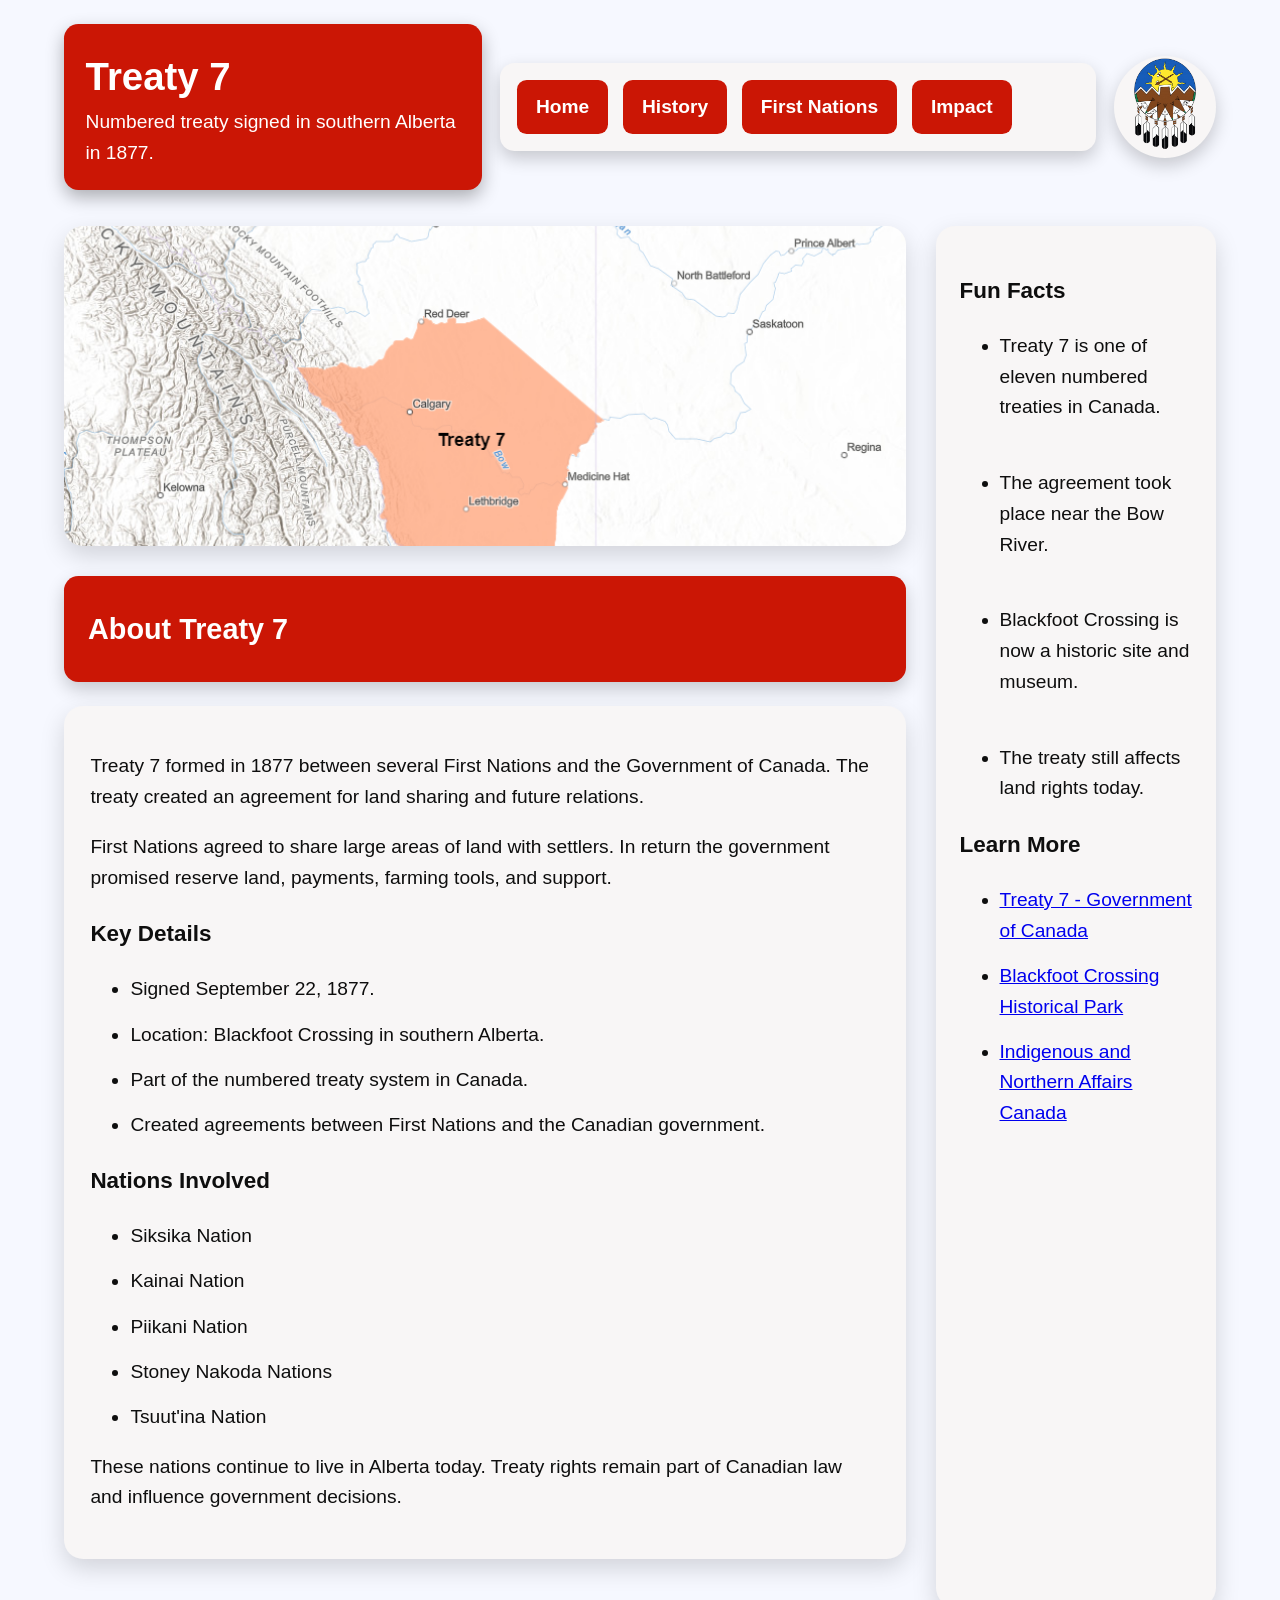
<file: index.html>
<!--
  name: Matias Guzman
  Course: Web Development
  teacher: Mr.hardman
  school: PTC
  Date last modified: may 14, 2026
-->
<!doctype html>
<html lang="en">
  <head>
    <meta charset="UTF-8" />
    <meta name="viewport" content="width=device-width, initial-scale=1.0" />
    <title>Treaty 7</title>
    <link rel="stylesheet" href="styling/style-sheet.css" />
  </head>
  <body>
    <header class="top">
      <div class="heading">
        <h1>Treaty 7</h1>
        <p>Numbered treaty signed in southern Alberta in 1877.</p>
      </div>

      <nav class="nav">
        <a href="index.html">Home</a>
        <a href="history.html">History</a>
        <a href="firstnations.html">First Nations</a>
        <a href="impact.html">Impact</a>
      </nav>
      <div id="logo">
        <img src="images/treaty7logo.png" alt="Logo Image" />
      </div>
    </header>
    <main>
      <section class="left">
        <div class="banner">
          <img src="images/Treaty7banner.png" alt="Banner Image" id="banner" />
        </div>
        <div class="subheading">
          <h2>About Treaty 7</h2>
        </div>
        <div class="info">
          <p>
            Treaty 7 formed in 1877 between several First Nations and the
            Government of Canada. The treaty created an agreement for land
            sharing and future relations.
          </p>
          <p>
            First Nations agreed to share large areas of land with settlers. In
            return the government promised reserve land, payments, farming
            tools, and support.
          </p>
          <h3>Key Details</h3>
          <ul>
            <li>Signed September 22, 1877.</li>
            <li>Location: Blackfoot Crossing in southern Alberta.</li>
            <li>Part of the numbered treaty system in Canada.</li>
            <li>
              Created agreements between First Nations and the Canadian
              government.
            </li>
          </ul>
          <h3>Nations Involved</h3>
          <ul>
            <li>Siksika Nation</li>
            <li>Kainai Nation</li>
            <li>Piikani Nation</li>
            <li>Stoney Nakoda Nations</li>
            <li>Tsuut'ina Nation</li>
          </ul>
          <p>
            These nations continue to live in Alberta today. Treaty rights
            remain part of Canadian law and influence government decisions.
          </p>
        </div>
      </section>
      <aside class="sidebar">
        <div class="funfacts">
          <h3>Fun Facts</h3>
          <ul>
            <li>Treaty 7 is one of eleven numbered treaties in Canada.</li>
            <br />
            <li>The agreement took place near the Bow River.</li>
            <br />
            <li>Blackfoot Crossing is now a historic site and museum.</li>
            <br />
            <li>The treaty still affects land rights today.</li>
          </ul>
          <h3>Learn More</h3>
          <ul>
            <li><a href="https://www.rcaanc-cirnac.gc.ca/eng/1100100028793/1581292336658" target="_blank">Treaty 7 - Government of Canada</a></li>
            <li><a href="https://blackfootcrossing.ca/" target="_blank">Blackfoot Crossing Historical Park</a></li>
            <li><a href="https://www.canada.ca/en/indigenous-northern-affairs.html" target="_blank">Indigenous and Northern Affairs Canada</a></li>
          </ul>
        </div>
      </aside>
    </main>
  </body>
</html>
</file>
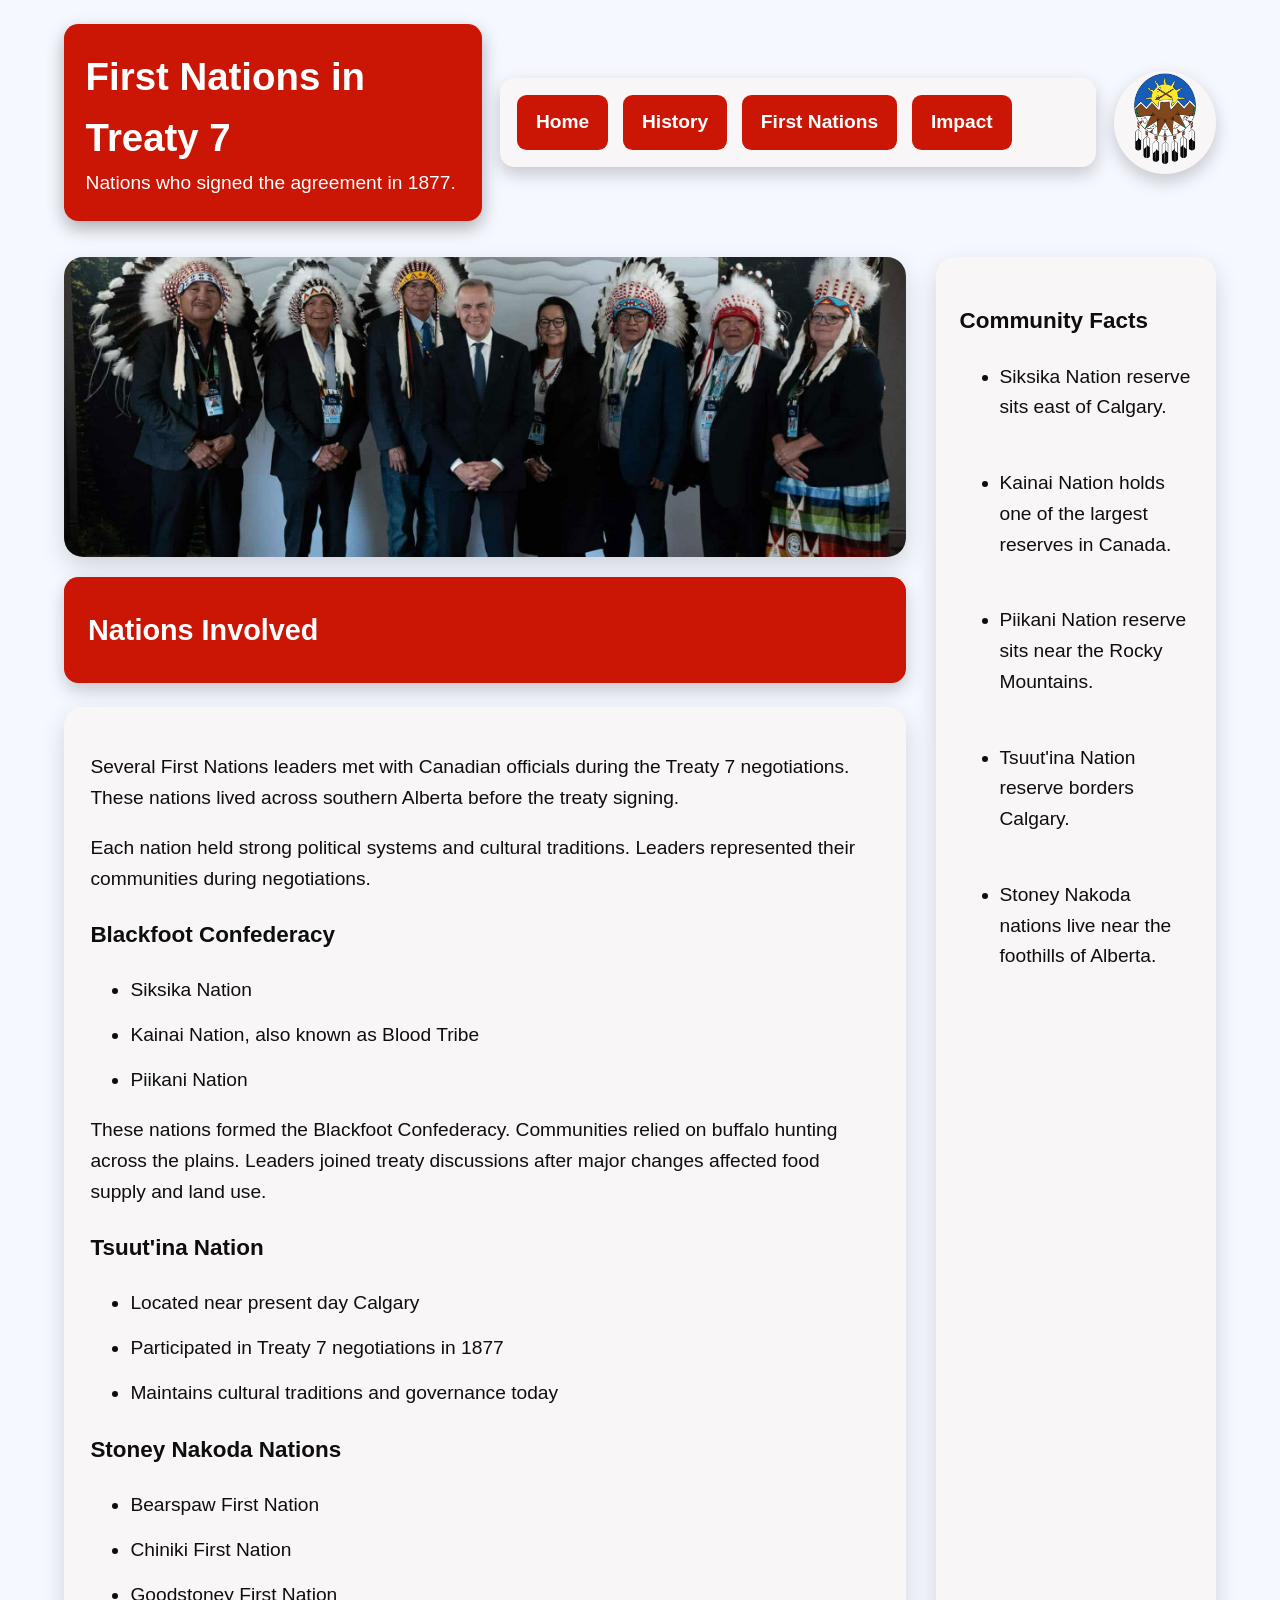
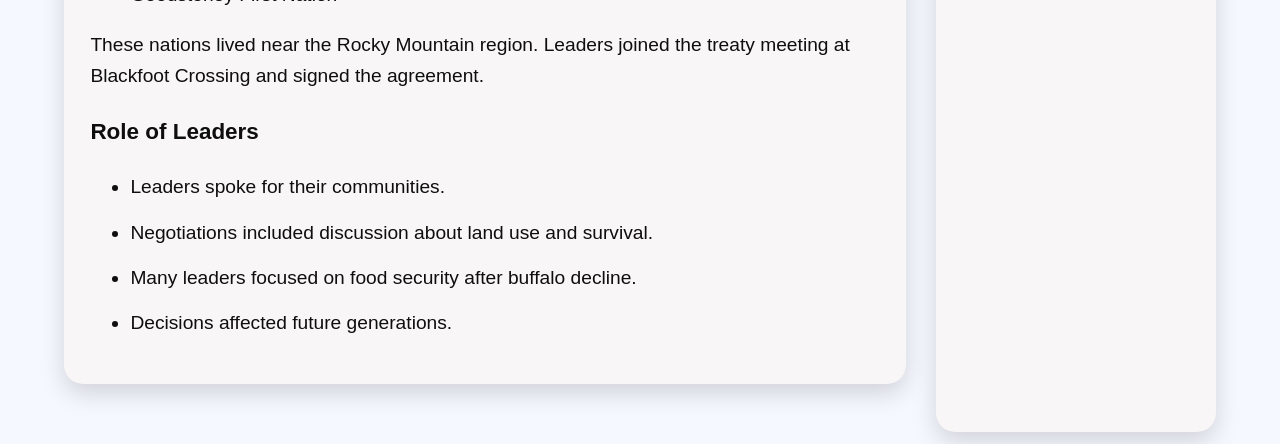
<file: firstnations.html>
<!--
  name: Matias Guzman
  Course: Web Development
  teacher: Mr.hardman
  school: PTC
  Date last modified: may 14, 2026
-->
<!doctype html>
<html>
  <head>
    <meta charset="UTF-8" />
    <meta name="viewport" content="width=device-width, initial-scale=1.0" />
    <title>Treaty 7 First Nations</title>
    <link rel="stylesheet" href="styling/style-sheet.css" />
    <style>
      .banner {
        height: 300px;
        margin-bottom: 20px;
      }
    </style>
  </head>

  <body>
    <header class="top">
      <div class="heading">
        <h1>First Nations in Treaty 7</h1>
        <p>Nations who signed the agreement in 1877.</p>
      </div>

      <nav class="nav">
        <a href="index.html">Home</a>
        <a href="history.html">History</a>
        <a href="firstnations.html">First Nations</a>
        <a href="impact.html">Impact</a>
      </nav>
      <div id="logo">
        <img src="images/treaty7logo.png" alt="Logo Image" />
      </div>
    </header>
    <main>
      <section class="left">
        <div class="banner">
          <img src="images/treaty7leaders.jpg" alt="Banner Image" id="banner" />
        </div>

        <div class="subheading">
          <h2>Nations Involved</h2>
        </div>

        <div class="info">
          <p>
            Several First Nations leaders met with Canadian officials during the
            Treaty 7 negotiations. These nations lived across southern Alberta
            before the treaty signing.
          </p>

          <p>
            Each nation held strong political systems and cultural traditions.
            Leaders represented their communities during negotiations.
          </p>

          <h3>Blackfoot Confederacy</h3>

          <ul>
            <li>Siksika Nation</li>
            <li>Kainai Nation, also known as Blood Tribe</li>
            <li>Piikani Nation</li>
          </ul>

          <p>
            These nations formed the Blackfoot Confederacy. Communities relied
            on buffalo hunting across the plains. Leaders joined treaty
            discussions after major changes affected food supply and land use.
          </p>

          <h3>Tsuut'ina Nation</h3>

          <ul>
            <li>Located near present day Calgary</li>
            <li>Participated in Treaty 7 negotiations in 1877</li>
            <li>Maintains cultural traditions and governance today</li>
          </ul>

          <h3>Stoney Nakoda Nations</h3>

          <ul>
            <li>Bearspaw First Nation</li>
            <li>Chiniki First Nation</li>
            <li>Goodstoney First Nation</li>
          </ul>

          <p>
            These nations lived near the Rocky Mountain region. Leaders joined
            the treaty meeting at Blackfoot Crossing and signed the agreement.
          </p>

          <h3>Role of Leaders</h3>

          <ul>
            <li>Leaders spoke for their communities.</li>
            <li>
              Negotiations included discussion about land use and survival.
            </li>
            <li>
              Many leaders focused on food security after buffalo decline.
            </li>
            <li>Decisions affected future generations.</li>
          </ul>
        </div>
      </section>
      <aside class="sidebar">
        <div class="funfacts">
          <h3>Community Facts</h3>

          <ul>
            <li>Siksika Nation reserve sits east of Calgary.</li>
            <br />
            <li>Kainai Nation holds one of the largest reserves in Canada.</li>
            <br />
            <li>Piikani Nation reserve sits near the Rocky Mountains.</li>
            <br />
            <li>Tsuut'ina Nation reserve borders Calgary.</li>
            <br />
            <li>Stoney Nakoda nations live near the foothills of Alberta.</li>
          </ul>
        </div>
      </aside>
    </main>
  </body>
</html>
</file>
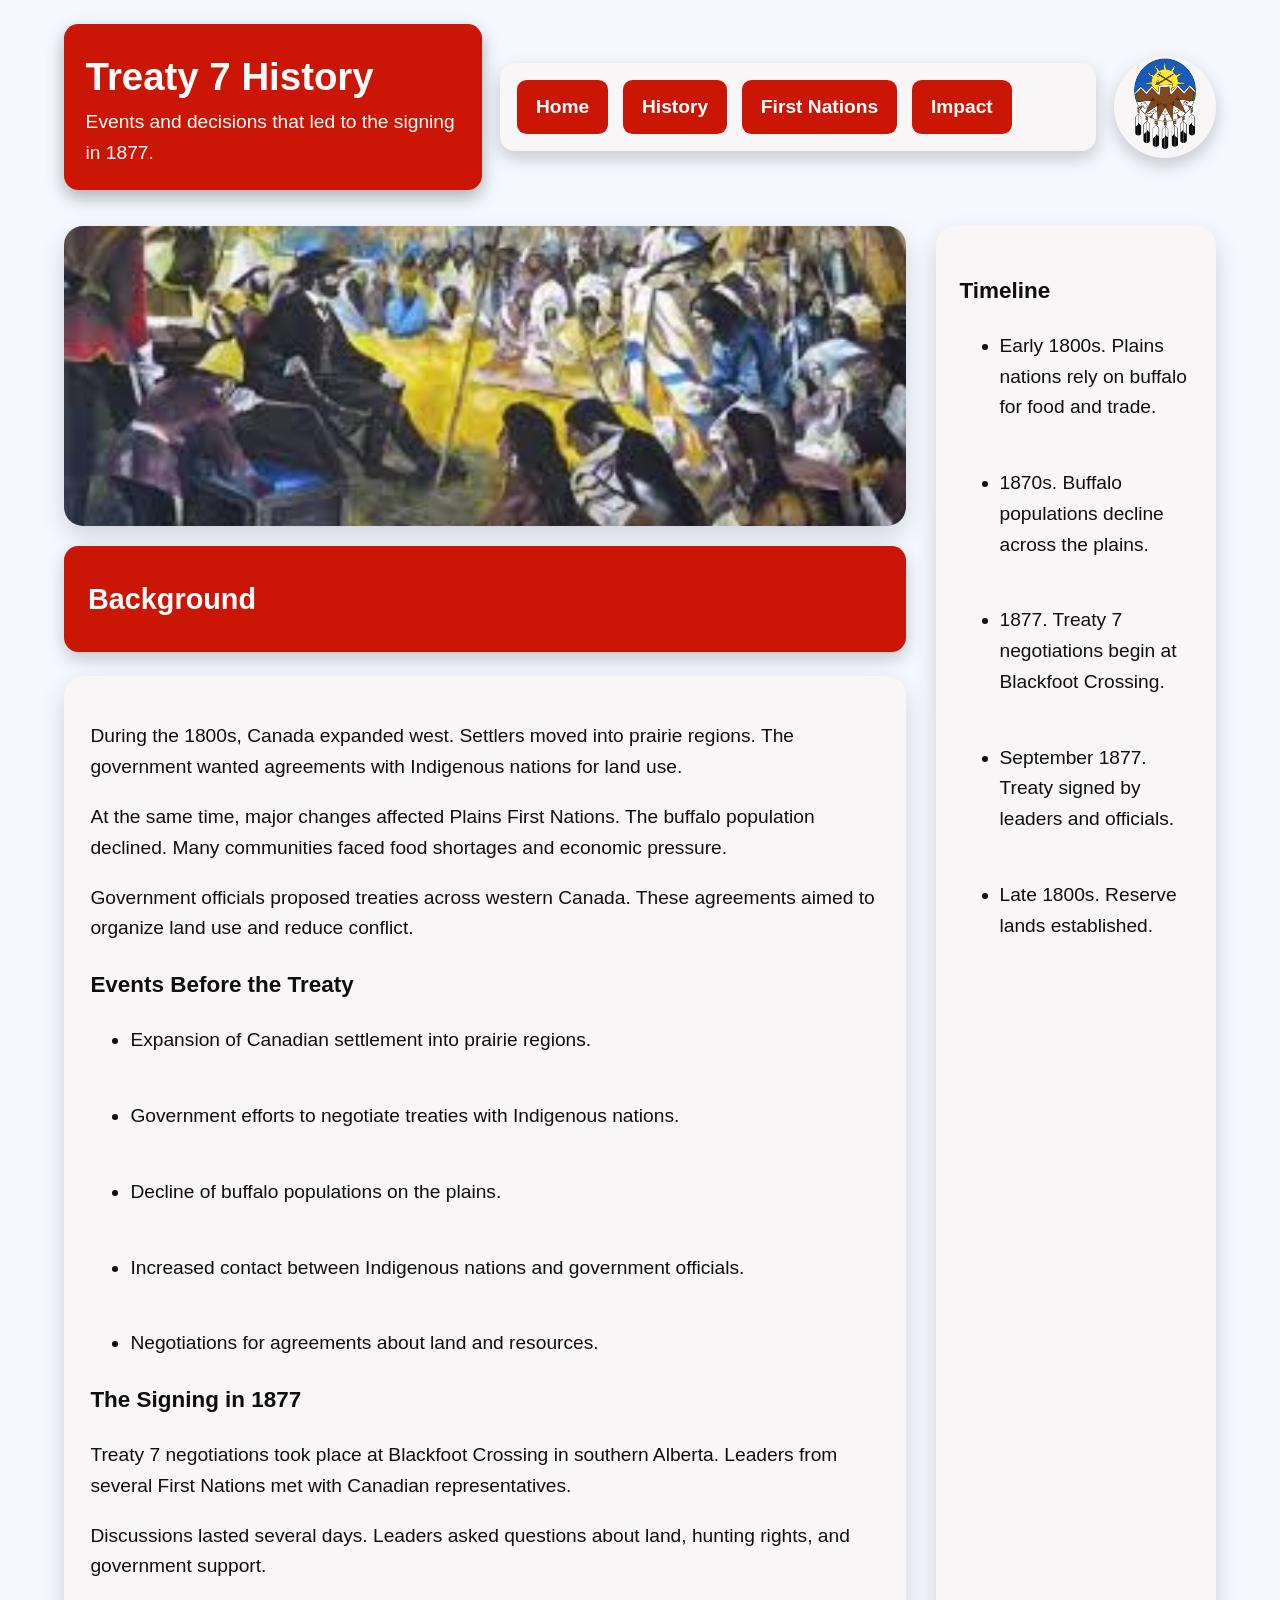
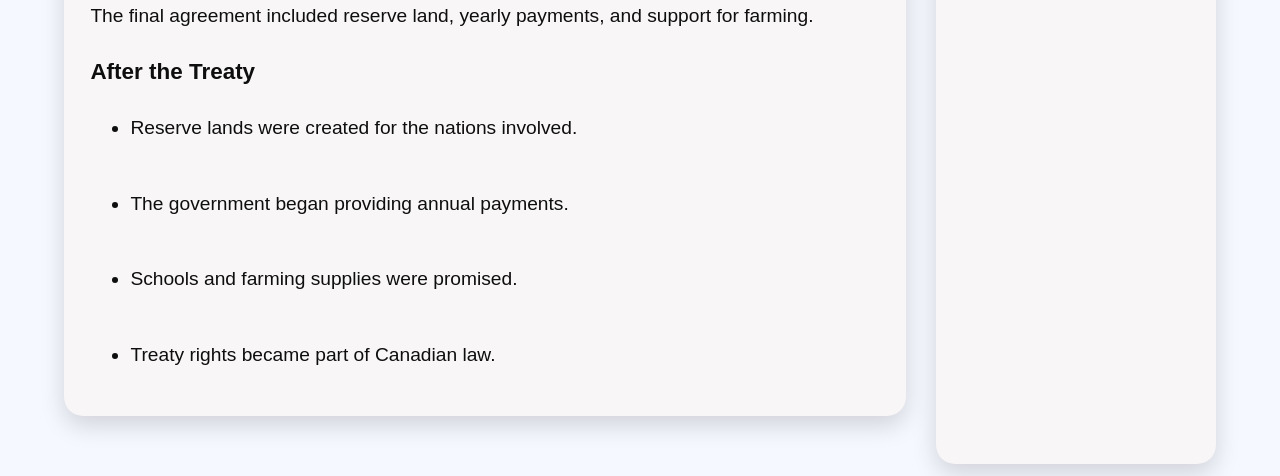
<file: history.html>
<!--
  name: Matias Guzman
  Course: Web Development
  teacher: Mr.hardman
  school: PTC
  Date last modified: may 14, 2026
-->
<!doctype html>
<html>
  <head>
    <meta charset="UTF-8" />
    <meta name="viewport" content="width=device-width, initial-scale=1.0" />
    <title>Treaty 7 History</title>
    <link rel="stylesheet" href="styling/style-sheet.css" />
    <style>
      #banner {
        width: 100%;
        height: 100%;
        object-fit: cover;
        border-radius: 12px;
      }
      .banner {
        height: 300px;
        margin-bottom: 20px;
      }
    </style>
  </head>

  <body>
    <header class="top">
      <div class="heading">
        <h1>Treaty 7 History</h1>
        <p>Events and decisions that led to the signing in 1877.</p>
      </div>

      <nav class="nav">
        <a href="index.html">Home</a>
        <a href="history.html">History</a>
        <a href="firstnations.html">First Nations</a>
        <a href="index.html">Impact</a>
      </nav>

      <div id="logo">
        <img src="images/treaty7logo.png" alt="Logo Image" />
      </div>
    </header>

    <main>
      <section class="left">
        <div class="banner">
          <img
            src="images/HistoricimageoftheTreaty7.jpg"
            alt="Banner Image"
            id="banner" />
        </div>

        <div class="subheading">
          <h2>Background</h2>
        </div>

        <div class="info">
          <p>
            During the 1800s, Canada expanded west. Settlers moved into prairie
            regions. The government wanted agreements with Indigenous nations
            for land use.
          </p>

          <p>
            At the same time, major changes affected Plains First Nations. The
            buffalo population declined. Many communities faced food shortages
            and economic pressure.
          </p>

          <p>
            Government officials proposed treaties across western Canada. These
            agreements aimed to organize land use and reduce conflict.
          </p>

          <h3>Events Before the Treaty</h3>

          <ul>
            <li>Expansion of Canadian settlement into prairie regions.</li>
            <br />
            <li>
              Government efforts to negotiate treaties with Indigenous nations.
            </li>
            <br />
            <li>Decline of buffalo populations on the plains.</li>
            <br />
            <li>
              Increased contact between Indigenous nations and government
              officials.
            </li>
            <br />
            <li>Negotiations for agreements about land and resources.</li>
          </ul>

          <h3>The Signing in 1877</h3>

          <p>
            Treaty 7 negotiations took place at Blackfoot Crossing in southern
            Alberta. Leaders from several First Nations met with Canadian
            representatives.
          </p>

          <p>
            Discussions lasted several days. Leaders asked questions about land,
            hunting rights, and government support.
          </p>

          <p>
            The final agreement included reserve land, yearly payments, and
            support for farming.
          </p>

          <h3>After the Treaty</h3>

          <ul>
            <li>Reserve lands were created for the nations involved.</li>
            <br />
            <li>The government began providing annual payments.</li>
            <br />
            <li>Schools and farming supplies were promised.</li>
            <br />
            <li>Treaty rights became part of Canadian law.</li>
          </ul>
        </div>
      </section>

      <aside class="sidebar">
        <div class="funfacts">
          <h3>Timeline</h3>

          <ul>
            <li>
              Early 1800s. Plains nations rely on buffalo for food and trade.
            </li>
            <br />
            <li>1870s. Buffalo populations decline across the plains.</li>
            <br />
            <li>1877. Treaty 7 negotiations begin at Blackfoot Crossing.</li>
            <br />
            <li>September 1877. Treaty signed by leaders and officials.</li>
            <br />
            <li>Late 1800s. Reserve lands established.</li>
          </ul>
        </div>
      </aside>
    </main>
  </body>
</html>
</file>
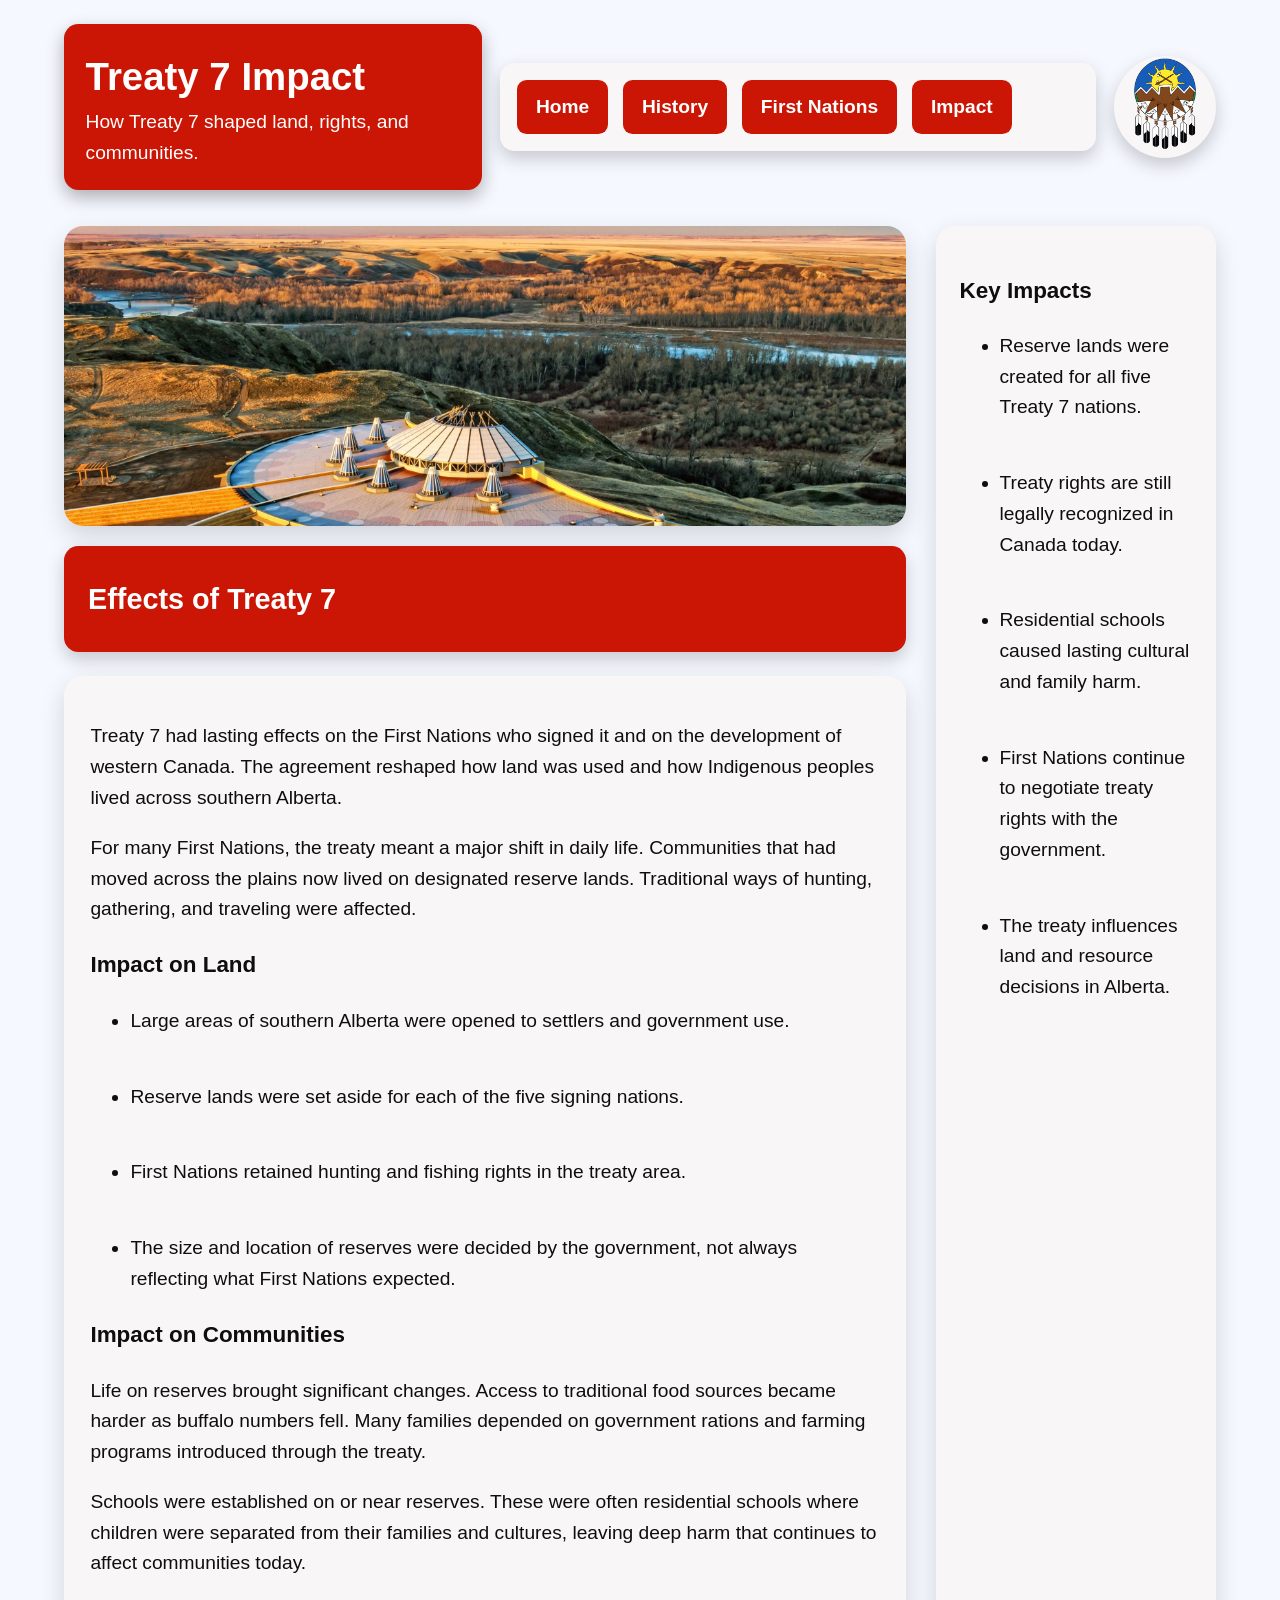
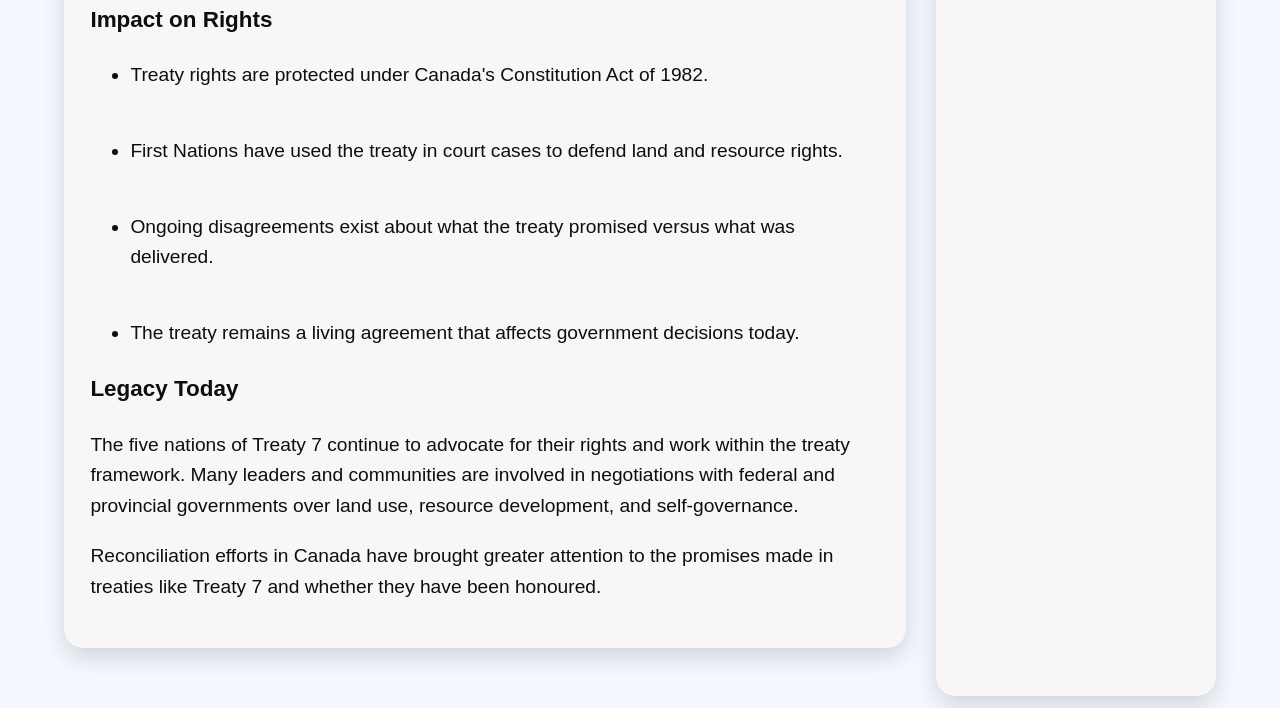
<file: impact.html>
<!--
  name: Matias Guzman
  Course: Web Development
  teacher: Mr.hardman
  school: PTC
  Date last modified: may 14, 2026
-->
<!doctype html>
<html lang="en">
  <head>
    <meta charset="UTF-8" />
    <meta name="viewport" content="width=device-width, initial-scale=1.0" />
    <title>Treaty 7 Impact</title>
    <link rel="stylesheet" href="styling/style-sheet.css" />
    <style>
      #banner {
        width: 100%;
        height: 100%;
        object-fit: cover;
        border-radius: 12px;
      }

      .banner {
        height: 300px;
        margin-bottom: 20px;
      }
    </style>
  </head>
  <body>
    <header class="top">
      <div class="heading">
        <h1>Treaty 7 Impact</h1>
        <p>How Treaty 7 shaped land, rights, and communities.</p>
      </div>
      <nav class="nav">
        <a href="index.html">Home</a>
        <a href="history.html">History</a>
        <a href="firstnations.html">First Nations</a>
        <a href="impact.html">Impact</a>
      </nav>
      <div id="logo">
        <img src="images/treaty7logo.png" alt="Logo Image" />
      </div>
    </header>

    <main>
      <section class="left">
        <div class="banner">
          <img
            src="images/Blackfoot+crossing.webp"
            alt="Banner Image"
            id="banner" />
        </div>

        <div class="subheading">
          <h2>Effects of Treaty 7</h2>
        </div>

        <div class="info">
          <p>
            Treaty 7 had lasting effects on the First Nations who signed it and
            on the development of western Canada. The agreement reshaped how
            land was used and how Indigenous peoples lived across southern
            Alberta.
          </p>

          <p>
            For many First Nations, the treaty meant a major shift in daily
            life. Communities that had moved across the plains now lived on
            designated reserve lands. Traditional ways of hunting, gathering,
            and traveling were affected.
          </p>

          <h3>Impact on Land</h3>
          <ul>
            <li>
              Large areas of southern Alberta were opened to settlers and
              government use.
            </li>
            <br />
            <li>
              Reserve lands were set aside for each of the five signing nations.
            </li>
            <br />
            <li>
              First Nations retained hunting and fishing rights in the treaty
              area.
            </li>
            <br />
            <li>
              The size and location of reserves were decided by the government,
              not always reflecting what First Nations expected.
            </li>
          </ul>

          <h3>Impact on Communities</h3>
          <p>
            Life on reserves brought significant changes. Access to traditional
            food sources became harder as buffalo numbers fell. Many families
            depended on government rations and farming programs introduced
            through the treaty.
          </p>
          <p>
            Schools were established on or near reserves. These were often
            residential schools where children were separated from their
            families and cultures, leaving deep harm that continues to affect
            communities today.
          </p>

          <h3>Impact on Rights</h3>
          <ul>
            <li>
              Treaty rights are protected under Canada's Constitution Act of
              1982.
            </li>
            <br />
            <li>
              First Nations have used the treaty in court cases to defend land
              and resource rights.
            </li>
            <br />
            <li>
              Ongoing disagreements exist about what the treaty promised versus
              what was delivered.
            </li>
            <br />
            <li>
              The treaty remains a living agreement that affects government
              decisions today.
            </li>
          </ul>

          <h3>Legacy Today</h3>
          <p>
            The five nations of Treaty 7 continue to advocate for their rights
            and work within the treaty framework. Many leaders and communities
            are involved in negotiations with federal and provincial governments
            over land use, resource development, and self-governance.
          </p>
          <p>
            Reconciliation efforts in Canada have brought greater attention to
            the promises made in treaties like Treaty 7 and whether they have
            been honoured.
          </p>
        </div>
      </section>

      <aside class="sidebar">
        <div class="funfacts">
          <h3>Key Impacts</h3>
          <ul>
            <li>Reserve lands were created for all five Treaty 7 nations.</li>
            <br />
            <li>Treaty rights are still legally recognized in Canada today.</li>
            <br />
            <li>
              Residential schools caused lasting cultural and family harm.
            </li>
            <br />
            <li>
              First Nations continue to negotiate treaty rights with the
              government.
            </li>
            <br />
            <li>
              The treaty influences land and resource decisions in Alberta.
            </li>
          </ul>
        </div>
      </aside>
    </main>
  </body>
</html>
</file>
<file: styling/style-sheet.css>
body {
  margin: 0;
  font-family: Arial, sans-serif;
  /* Light background color, adjusted for better browser compatibility */
  background-color: oklch(98% 0.01 271);
  color: #0e0e0e;
  font-size: clamp(
    0.9rem,
    1vw + 0.5rem,
    1.2rem
  ); /* Fluid typography that scales with the viewport width */
  line-height: 1.6; /* Adds breathing room between lines to improve readability */
}

/* Main page container */
header,
main {
  width: 90%;
  max-width: 75rem; /* Stops the site from stretching too wide on large monitors */
  margin: auto;
}

/* Top section layout */
.top {
  display: flex;
  align-items: center;
  justify-content: space-between;
  flex-wrap: wrap; /* Lets items wrap onto the next line on smaller screens */
  margin-top: 1.25em;
  gap: 0.9375em; /* Adds consistent spacing between each flex item */
}

.heading {
  background-color: #cb1605;
  color: white;
  padding: 1.125em;
  border-radius: 0.75em;
  box-shadow: 0 0.375em 0.9375em rgba(0, 0, 0, 0.3);
  flex: 2;
  min-width: 12em; /* Prevents the heading box from getting too squished */
  transition: transform 0.3s;
}

.heading h1,
.heading p {
  margin: 0; /* Removes default margins to keep the box tight */
}

.heading:hover {
  transform: translateY(-0.1875em);
}

/* Navigation bar */
.nav {
  background-color: #f8f6f6;
  padding: 0.875em;
  border-radius: 0.75em;
  flex: 3;
  min-width: 12em; /* Prevents the nav from getting too squished */
  display: flex;
  flex-wrap: wrap; /* Nav links wrap instead of overflowing */
  gap: 0.75em;
  box-shadow: 0 0.375em 0.9375em rgba(0, 0, 0, 0.2);
}

.nav a {
  background-color: #cb1605;
  color: #ffffff;
  padding: 0.625em 1em;
  border-radius: 0.5em;
  text-decoration: none;
  font-weight: bold;
  transition:
    transform 0.2s,
    background-color 0.2s;
}

.nav a:hover {
  background-color: #7a1717;
  transform: scale(1.05);
}

/* Logo styling */
#logo {
  background-color: #f8f6f6;
  width: clamp(4em, 8vw, 6.875em); /* Shrinks fluidly as the viewport gets smaller */
  height: clamp(4em, 8vw, 6.875em);
  border-radius: 50%;
  display: flex;
  align-items: center;
  justify-content: center;
  box-shadow: 0 0.375em 0.9375em rgba(0, 0, 0, 0.2);
  transition: transform 0.3s;
  flex-shrink: 0; /* Stops the logo from squishing when space is tight */
}

#logo img {
  width: 65%; /* Scales relative to the logo container */
  height: auto;
}

#logo:hover {
  transform: rotate(5deg) scale(1.05); /* Adds a slight tilt for a fun hover effect */
}

/* Main content layout */
main {
  display: flex;
  flex-wrap: wrap; /* Columns stack on top of each other on small screens */
  gap: 1.5625em; /* Handles spacing between the columns */
  margin-top: 1.875em;
  margin-bottom: 3.125em;
}

.left {
  flex: 3;
  min-width: 18em; /* Collapses to full width below this size */
}

.banner {
  background-color: #f8f6f6;
  height: clamp(10em, 25vw, 18.75em); /* Fluid height that shrinks with the viewport */
  border-radius: 1em;
  overflow: hidden; /* Stops the image from bleeding over the rounded corners */
  margin-bottom: 1.5625em;
  box-shadow: 0 0.5em 1.25em rgba(0, 0, 0, 0.15);
  transition: transform 0.3s;
}

#banner {
  width: 100%;
  height: 100%;
  object-fit: cover;
}

.banner:hover {
  transform: translateY(-0.25em);
}

.subheading {
  background-color: #cb1605;
  color: white;
  padding: 0.3125em 1.25em;
  border-radius: 0.75em;
  margin-bottom: 1.25em;
  box-shadow: 0 0.375em 0.9375em rgba(0, 0, 0, 0.2);
}

.info {
  background-color: #f8f6f6;
  padding: 1.375em;
  border-radius: 1em;
  box-shadow: 0 0.5em 1.25em rgba(0, 0, 0, 0.15);
}

/* Adds space between list items now that the br tags are gone */
ul li {
  margin-bottom: 0.75em;
}

/* Sidebars */
/* This container holds both sidebars and stacks them on the right side */
.sidebar-container {
  flex: 1;
  min-width: 12em; /* Collapses to full width below this size */
  display: flex;
  flex-direction: column;
  gap: 1.5625em;
}

/* Applies the same styles to both sidebar classes */
.sidebar,
.sidebar1 {
  flex: 1;
}

.funfacts,
.geography {
  background-color: #f8f6f6;
  padding: 1.25em;
  border-radius: 1em;
  box-shadow: 0 0.5em 1.25em rgba(0, 0, 0, 0.15);
  transition: transform 0.3s;
  height: 100%;
}

.funfacts:hover,
.geography:hover {
  transform: translateY(-0.25em);
}

/* Responsive breakpoints */
/* Tablet view, stacks the sidebar below the main content */
@media (max-width: 48em) {
  .top {
    flex-direction: column;
    align-items: stretch;
  }

  #logo {
    align-self: center;
  }

  main {
    flex-direction: column;
  }

  .sidebar-container {
    flex-direction: row; /* Sidebars sit side by side on tablet */
    flex-wrap: wrap;
  }
}

/* Mobile view, everything collapses to a single column */
@media (max-width: 30em) {
  .sidebar-container {
    flex-direction: column;
  }

  .nav {
    justify-content: center;
  }
}
</file>
